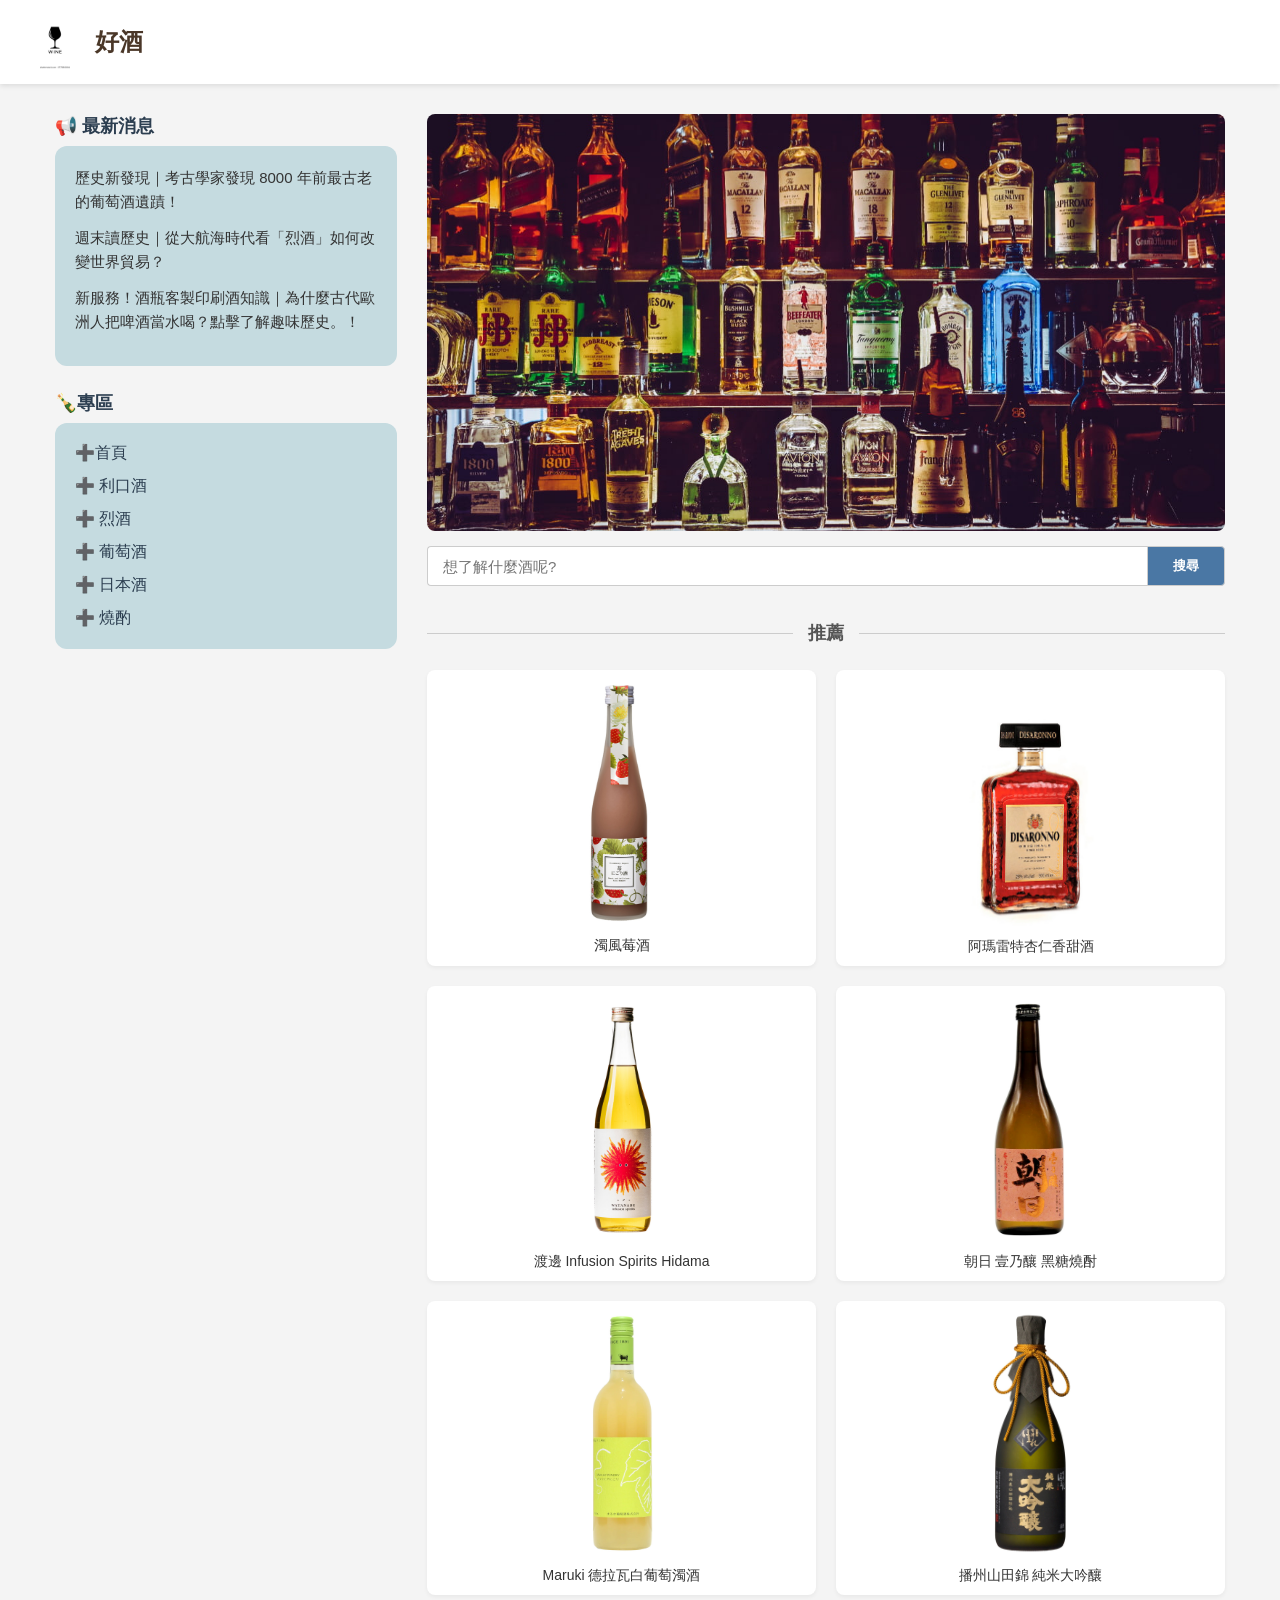
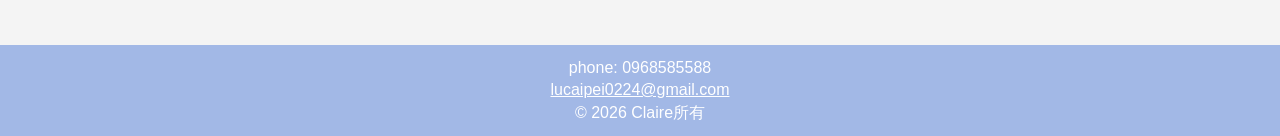
<file: index.html>
<!DOCTYPE html>
<html lang="en">
<head>
    <meta charset="UTF-8">
    <meta name="viewport" content="width=device-width, initial-scale=1.0">
    <title>酒的歷史</title>
    <link rel="stylesheet" href="style.css">
</head>
<body>
    <!-- 頂部導覽列 -->
    <header class="main-header">
        <div class="header-left">
            <!-- logo 圖片預留位置 -->
            <img src="photo/logo1.webp" alt="" class="logo-img">
            <span class="site-title">好酒</span>
        </div>
    </header>

    <!-- 主要內容區（分為左右兩大區） -->
    <main class="container">
        
        <!-- 左邊區域 -->
        <aside class="left-section">
            <!-- 最新消息 (參考 image_bad849.png 上半部) -->
            <section class="news-box">
                <h2 class="section-title">📢 最新消息</h2>
                <div class="content-block">
                    <p>歷史新發現｜考古學家發現 8000 年前最古老的葡萄酒遺蹟！</p>
                    <p>週末讀歷史｜從大航海時代看「烈酒」如何改變世界貿易？</p>
                    <p>新服務！酒瓶客製印刷酒知識｜為什麼古代歐洲人把啤酒當水喝？點擊了解趣味歷史。！</p>
                </div>
            </section>

            <!-- 商品專區 (參考 image_bad849.png 下半部與點選連結) -->
            <section class="products-box">
                <h2 class="section-title">🍾專區</h2>
                <div class="content-block links-list">
                    <a href="index.html">➕首頁</a>
                    <a href="Liqueur.html">➕ 利口酒</a>
                    <a href="Liquor.html">➕ 烈酒</a>
                    <a href="wine.html">➕ 葡萄酒</a>
                    <a href="Japanese sake.html">➕ 日本酒</a>
                    <a href="taiwan.html">➕ 燒酌</a>
                </div>
            </section>
        </aside>

        <!-- 右邊區域 -->
        <section class="right-section">
            <!-- 大圖區 -->
            <div class="main-banner">
                <img src="photo/body1.jpg" alt="" class="banner-img">
            </div>

            <!-- 搜尋列區塊 -->
            <div class="search-container">
                <input type="text" placeholder="想了解什麼酒呢?" class="search-input">
                <button type="button" class="search-btn">搜尋</button>
            </div>

            <!-- 推薦分隔線區區塊 -->
            <div class="recommend-divider">
                <span class="divider-text">推薦</span>
            </div>

            <!-- 3列*2行 商品展示區 (參考 image_b06e2c.png 的圖文排版) -->
            <div class="wine-grid">
                <!-- 第 1 個酒款 -->
                <div class="wine-card">
                    <img src="photo/利口酒2.jpg" alt="" class="wine-img">
                    <p class="wine-name">濁風莓酒</p>
                </div>
                <!-- 第 2 個酒款 (可依需求換圖) -->
                <div class="wine-card">
                    <img src="photo/阿瑪雷特.jpg" alt="" class="wine-img">
                    <p class="wine-name">阿瑪雷特杏仁香甜酒</p>
                </div>
                <!-- 第 3 個酒款 -->
                <div class="wine-card">
                    <img src="photo/渡邊 Infusion Spirits Hidama.jpg" alt="" class="wine-img">
                    <p class="wine-name">渡邊 Infusion Spirits Hidama</p>
                </div>
                <!-- 第 4 個酒款 -->
                <div class="wine-card">
                    <img src="photo/朝日 壹乃釀 黑糖燒酎.jpg" alt="" class="wine-img">
                    <p class="wine-name">朝日 壹乃釀 黑糖燒酎</p>
                </div>
                <!-- 第 5 個酒款 -->
                <div class="wine-card">
                    <img src="photo/葡萄酒1.jpg" alt="" class="wine-img">
                    <p class="wine-name">Maruki 德拉瓦白葡萄濁酒</p>
                </div>
                <!-- 第 6 個酒款 -->
                <div class="wine-card">
                    <img src="photo/播州山田錦 純米大吟.jpg" alt="" class="wine-img">
                    <p class="wine-name">播州山田錦 純米大吟釀</p>
                </div>
            </div>
        </section>

    </main>

    <!-- 最下面一區：頁尾 (涵蓋2個區域，底色與排版參考 image_b06e2c.png) -->
    <footer class="main-footer">
        <p>phone: 0968585588</p>
        <p><a href="lucaipei0224@gmail.com">lucaipei0224@gmail.com</a></p>
        <p>&copy; 2026 Claire所有</p>
    </footer>
</body>
</html>
</file>
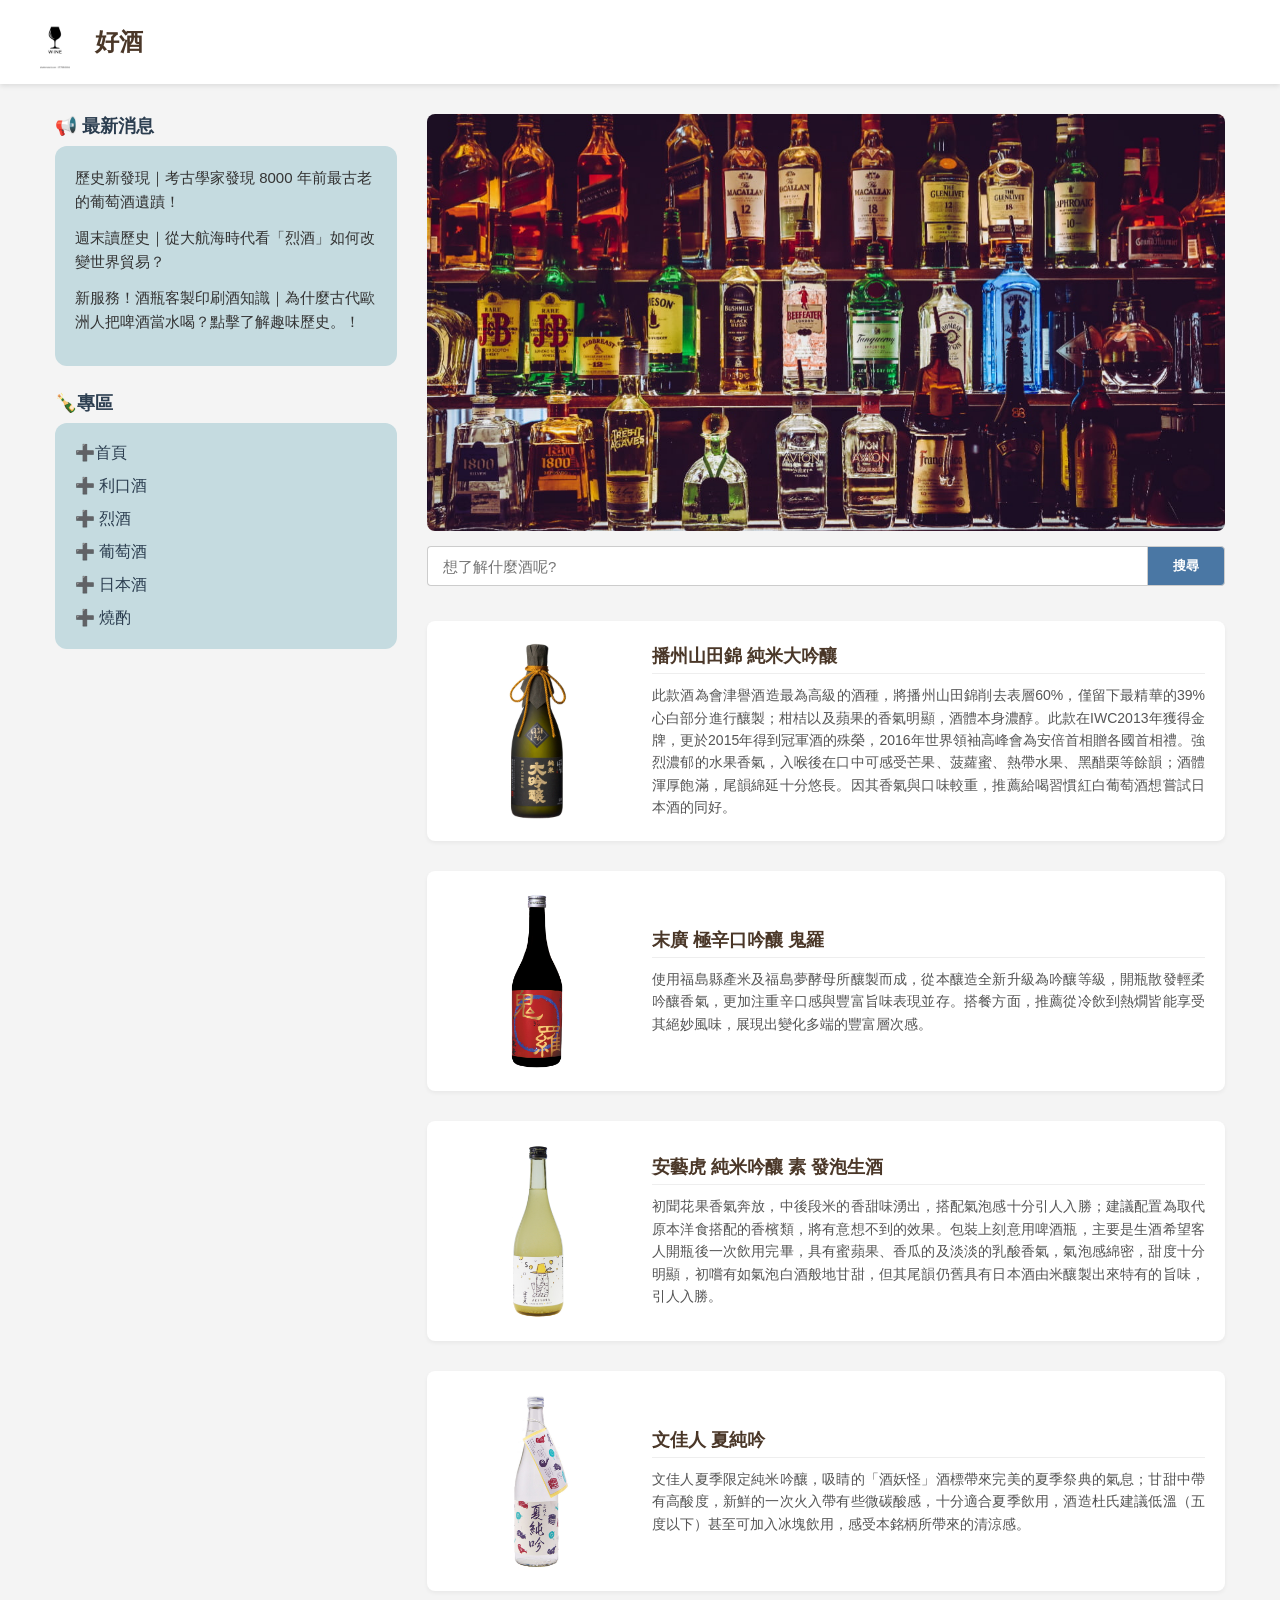
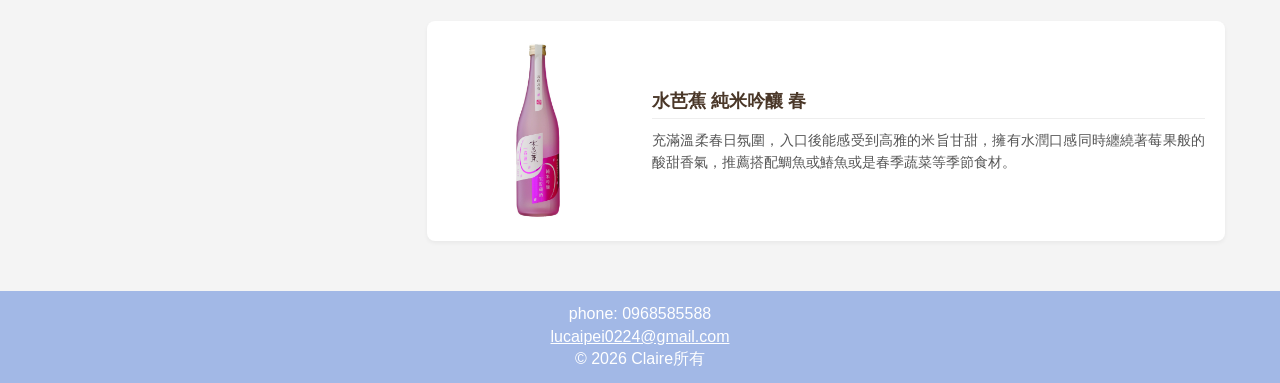
<file: JapaneseSake.html>
<!DOCTYPE html>
<html lang="en">
<head>
    <meta charset="UTF-8">
    <meta name="viewport" content="width=device-width, initial-scale=1.0">
    <title>Document</title>
    <link rel="stylesheet" href="style.css">
</head>
<body>
     <!-- 頂部導覽列 -->
    <header class="main-header">
        <div class="header-left">
            <!-- logo 圖片預留位置 -->
            <img src="photo/logo1.webp" alt="" class="logo-img">
            <span class="site-title">好酒</span>
        </div>
    </header>

    <!-- 主要內容區（分為左右兩大區） -->
    <main class="container">
        
        <!-- 左邊區域 -->
        <aside class="left-section">
            <!-- 最新消息 (參考 image_bad849.png 上半部) -->
            <section class="news-box">
                <h2 class="section-title">📢 最新消息</h2>
                <div class="content-block">
                    <p>歷史新發現｜考古學家發現 8000 年前最古老的葡萄酒遺蹟！</p>
                    <p>週末讀歷史｜從大航海時代看「烈酒」如何改變世界貿易？</p>
                    <p>新服務！酒瓶客製印刷酒知識｜為什麼古代歐洲人把啤酒當水喝？點擊了解趣味歷史。！</p>
                </div>
            </section>

            <!-- 商品專區 (參考 image_bad849.png 下半部與點選連結) -->
            <section class="products-box">
                <h2 class="section-title">🍾專區</h2>
                <div class="content-block links-list">
                    <a href="index.html">➕首頁</a>
                    <a href="Liqueur.html">➕ 利口酒</a>
                    <a href="Liquor.html">➕ 烈酒</a>
                    <a href="wine.html">➕ 葡萄酒</a>
                    <a href="Japanese sake.html">➕ 日本酒</a>
                    <a href="taiwan.html">➕ 燒酌</a>
                </div>
            </section>
        </aside>
         <!-- 右邊區域 -->
        <section class="right-section">
            <!-- 大圖區 -->
            <div class="main-banner">
                <img src="photo/body1.jpg" alt="" class="banner-img">
            </div>

            <!-- 搜尋列區塊 -->
            <div class="search-container">
                <input type="text" placeholder="想了解什麼酒呢?" class="search-input">
                <button type="button" class="search-btn">搜尋</button>
            </div>

            <div class="info-list-container">
                
                <div class="info-row-item">
                    <div class="info-img-box">
                        <img src="photo/播州山田錦 純米大吟.jpg" alt="">
                    </div>
                    <div class="info-text-box">
                        <h3>播州山田錦 純米大吟釀</h3>
                        <p>此款酒為會津譽酒造最為高級的酒種，將播州山田錦削去表層60%，僅留下最精華的39%心白部分進行釀製；柑桔以及蘋果的香氣明顯，酒體本身濃醇。此款在IWC2013年獲得金牌，更於2015年得到冠軍酒的殊榮，2016年世界領袖高峰會為安倍首相贈各國首相禮。強烈濃郁的水果香氣，入喉後在口中可感受芒果、菠蘿蜜、熱帶水果、黑醋栗等餘韻；酒體渾厚飽滿，尾韻綿延十分悠長。因其香氣與口味較重，推薦給喝習慣紅白葡萄酒想嘗試日本酒的同好。</p>
                    </div>
                </div>

                <div class="info-row-item">
                    <div class="info-img-box">
                        <img src="photo/末廣 極辛口吟釀 鬼羅.jpg" alt="">
                    </div>
                    <div class="info-text-box">
                        <h3>末廣 極辛口吟釀 鬼羅 </h3>
                        <p>使用福島縣產米及福島夢酵母所釀製而成，從本釀造全新升級為吟釀等級，開瓶散發輕柔吟釀香氣，更加注重辛口感與豐富旨味表現並存。搭餐方面，推薦從冷飲到熱燗皆能享受其絕妙風味，展現出變化多端的豐富層次感。</p>
                    </div>
                </div>

                <div class="info-row-item">
                    <div class="info-img-box">
                        <img src="photo/安藝虎 純米吟釀 素 發泡生酒.jpg" alt="">
                    </div>
                    <div class="info-text-box">
                        <h3>安藝虎 純米吟釀 素 發泡生酒 </h3>
                        <p>初聞花果香氣奔放，中後段米的香甜味湧出，搭配氣泡感十分引人入勝；建議配置為取代原本洋食搭配的香檳類，將有意想不到的效果。包裝上刻意用啤酒瓶，主要是生酒希望客人開瓶後一次飲用完畢，具有蜜蘋果、香瓜的及淡淡的乳酸香氣，氣泡感綿密，甜度十分明顯，初嚐有如氣泡白酒般地甘甜，但其尾韻仍舊具有日本酒由米釀製出來特有的旨味，引人入勝。</p>
                    </div>
                </div>

                <div class="info-row-item">
                    <div class="info-img-box">
                        <img src="photo/文佳人 夏純吟.jpg   " alt="">
                    </div>
                    <div class="info-text-box">
                        <h3>文佳人 夏純吟 </h3>
                        <p>文佳人夏季限定純米吟釀，吸睛的「酒妖怪」酒標帶來完美的夏季祭典的氣息；甘甜中帶有高酸度，新鮮的一次火入帶有些微碳酸感，十分適合夏季飲用，酒造杜氏建議低溫（五度以下）甚至可加入冰塊飲用，感受本銘柄所帶來的清涼感。</p>
                    </div>
                </div>

                <div class="info-row-item">
                    <div class="info-img-box">
                        <img src="photo/水芭蕉 純米吟釀 春.jpg" alt="">
                    </div>
                    <div class="info-text-box">
                        <h3>水芭蕉 純米吟釀 春 </h3>
                        <p>充滿溫柔春日氛圍，入口後能感受到高雅的米旨甘甜，擁有水潤口感同時纏繞著莓果般的酸甜香氣，推薦搭配鯛魚或鰆魚或是春季蔬菜等季節食材。</p>
                    </div>
                </div>

                </div>
        </section>
    </main>

    <!-- 最下面一區：頁尾 (涵蓋2個區域，底色與排版參考 image_b06e2c.png) -->
    <footer class="main-footer">
        <p>phone: 0968585588</p>
        <p><a href="lucaipei0224@gmail.com">lucaipei0224@gmail.com</a></p>
        <p>&copy; 2026 Claire所有</p>
    </footer>
</body>
</html>
</file>
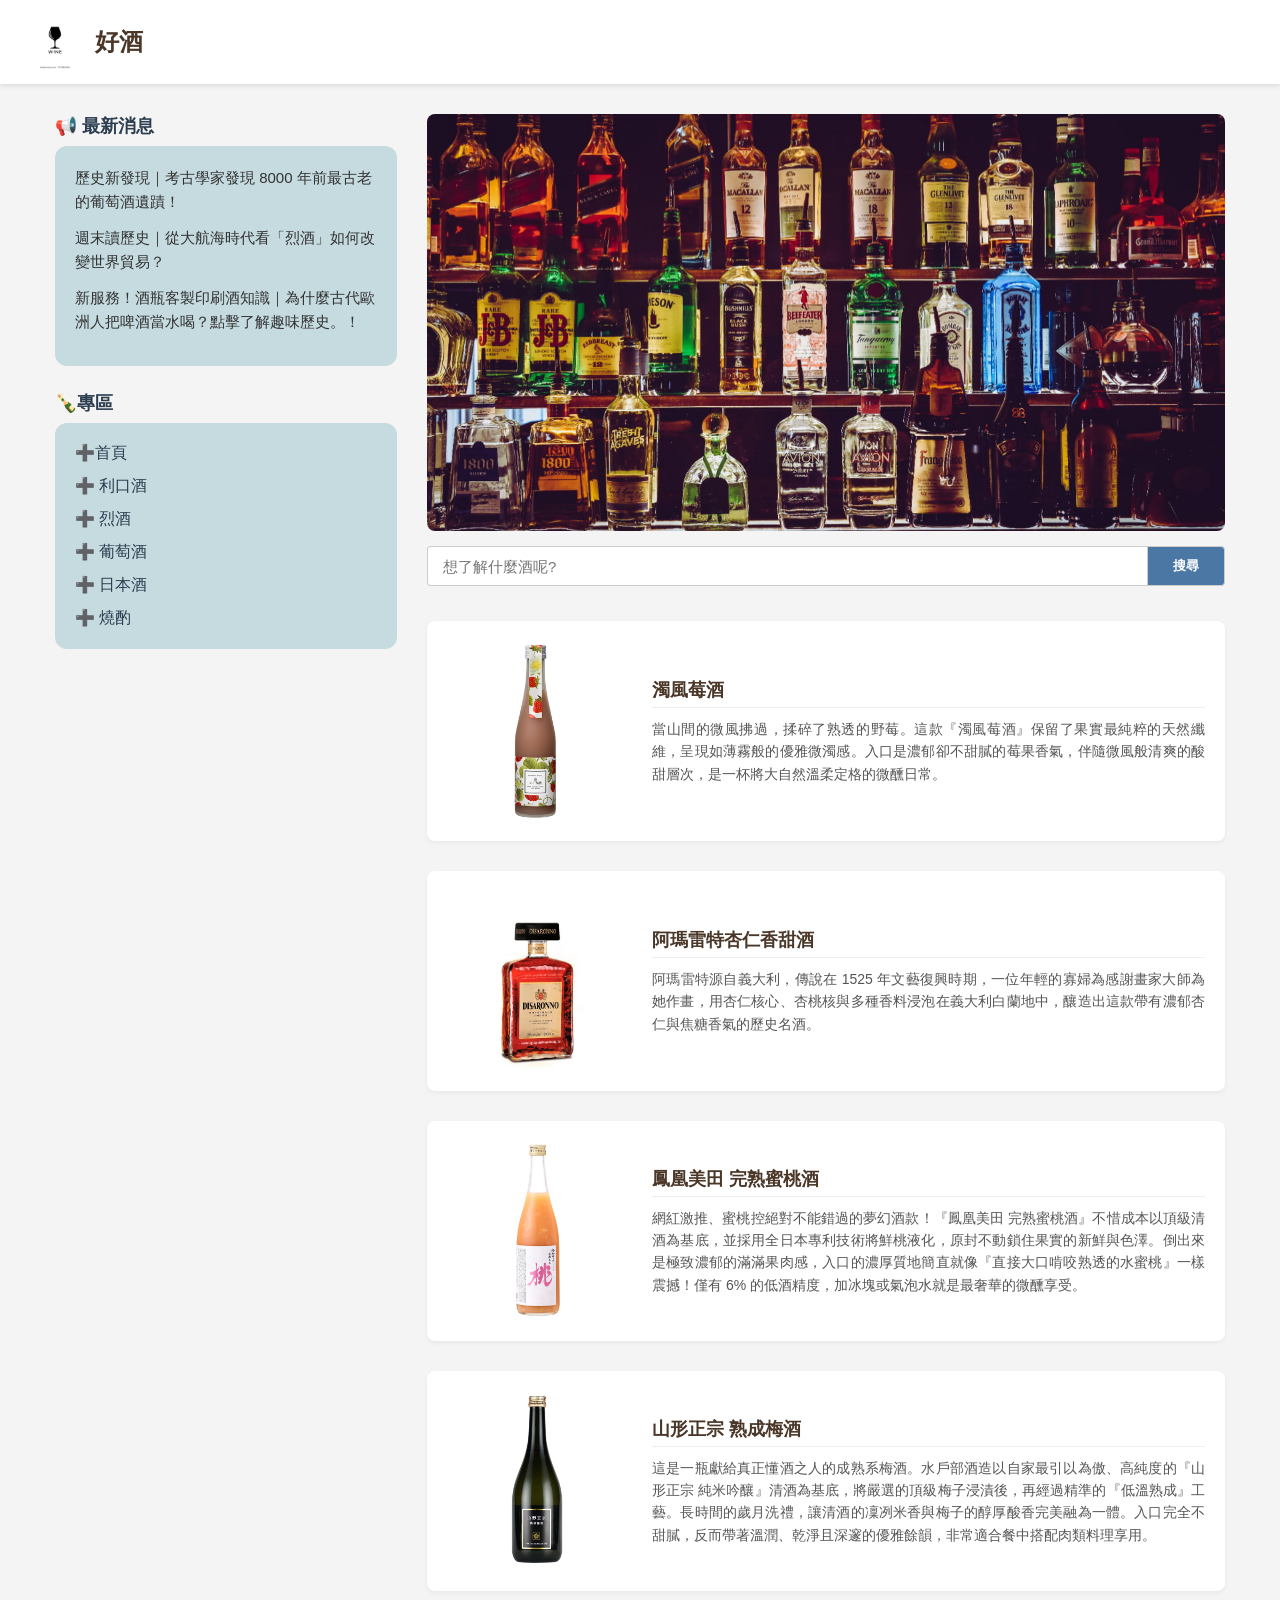
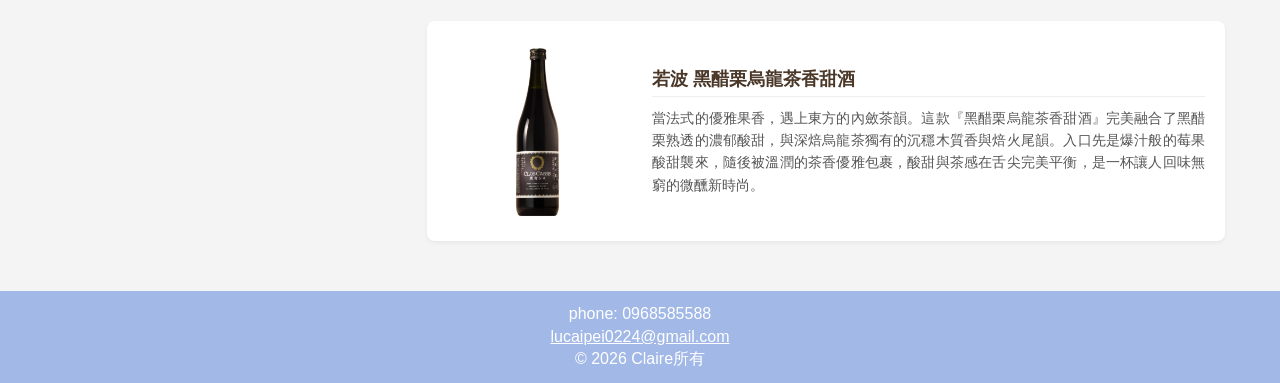
<file: Liqueur.html>
<!DOCTYPE html>
<html lang="en">
<head>
    <meta charset="UTF-8">
    <meta name="viewport" content="width=device-width, initial-scale=1.0">
    <title>Document</title>
    <link rel="stylesheet" href="style.css">
</head>
<body>
     <!-- 頂部導覽列 -->
    <header class="main-header">
        <div class="header-left">
            <!-- logo 圖片預留位置 -->
            <img src="photo/logo1.webp" alt="" class="logo-img">
            <span class="site-title">好酒</span>
        </div>
    </header>

    <!-- 主要內容區（分為左右兩大區） -->
    <main class="container">
        
        <!-- 左邊區域 -->
        <aside class="left-section">
            <!-- 最新消息 (參考 image_bad849.png 上半部) -->
            <section class="news-box">
                <h2 class="section-title">📢 最新消息</h2>
                <div class="content-block">
                    <p>歷史新發現｜考古學家發現 8000 年前最古老的葡萄酒遺蹟！</p>
                    <p>週末讀歷史｜從大航海時代看「烈酒」如何改變世界貿易？</p>
                    <p>新服務！酒瓶客製印刷酒知識｜為什麼古代歐洲人把啤酒當水喝？點擊了解趣味歷史。！</p>
                </div>
            </section>

            <!-- 商品專區 (參考 image_bad849.png 下半部與點選連結) -->
            <section class="products-box">
                <h2 class="section-title">🍾專區</h2>
                <div class="content-block links-list">
                    <a href="index.html">➕首頁</a>
                    <a href="Liqueur.html">➕ 利口酒</a>
                    <a href="Liquor.html">➕ 烈酒</a>
                    <a href="wine.html">➕ 葡萄酒</a>
                    <a href="Japanese sake.html">➕ 日本酒</a>
                    <a href="taiwan.html">➕ 燒酌</a>
                </div>
            </section>
        </aside>
         <!-- 右邊區域 -->
        <section class="right-section">
            <!-- 大圖區 -->
            <div class="main-banner">
                <img src="photo/body1.jpg" alt="" class="banner-img">
            </div>

            <!-- 搜尋列區塊 -->
            <div class="search-container">
                <input type="text" placeholder="想了解什麼酒呢?" class="search-input">
                <button type="button" class="search-btn">搜尋</button>
            </div>

            <div class="info-list-container">
                
                <div class="info-row-item">
                    <div class="info-img-box">
                        <img src="photo/利口酒2.jpg" alt="">
                    </div>
                    <div class="info-text-box">
                        <h3>濁風莓酒</h3>
                        <p>當山間的微風拂過，揉碎了熟透的野莓。這款『濁風莓酒』保留了果實最純粹的天然纖維，呈現如薄霧般的優雅微濁感。入口是濃郁卻不甜膩的莓果香氣，伴隨微風般清爽的酸甜層次，是一杯將大自然溫柔定格的微醺日常。</p>
                    </div>
                </div>

                <div class="info-row-item">
                    <div class="info-img-box">
                        <img src="photo/阿瑪雷特.jpg" alt="">
                    </div>
                    <div class="info-text-box">
                        <h3>阿瑪雷特杏仁香甜酒 </h3>
                        <p>阿瑪雷特源自義大利，傳說在 1525 年文藝復興時期，一位年輕的寡婦為感謝畫家大師為她作畫，用杏仁核心、杏桃核與多種香料浸泡在義大利白蘭地中，釀造出這款帶有濃郁杏仁與焦糖香氣的歷史名酒。</p>
                    </div>
                </div>

                <div class="info-row-item">
                    <div class="info-img-box">
                        <img src="photo/完熟蜜桃酒.jpg" alt="">
                    </div>
                    <div class="info-text-box">
                        <h3>鳳凰美田 完熟蜜桃酒 </h3>
                        <p>網紅激推、蜜桃控絕對不能錯過的夢幻酒款！『鳳凰美田 完熟蜜桃酒』不惜成本以頂級清酒為基底，並採用全日本專利技術將鮮桃液化，原封不動鎖住果實的新鮮與色澤。倒出來是極致濃郁的滿滿果肉感，入口的濃厚質地簡直就像『直接大口啃咬熟透的水蜜桃』一樣震撼！僅有 6% 的低酒精度，加冰塊或氣泡水就是最奢華的微醺享受。</p>
                    </div>
                </div>

                <div class="info-row-item">
                    <div class="info-img-box">
                        <img src="photo/山行正宗 熟成梅酒.jpg" alt="">
                    </div>
                    <div class="info-text-box">
                        <h3>山形正宗 熟成梅酒 </h3>
                        <p>這是一瓶獻給真正懂酒之人的成熟系梅酒。水戶部酒造以自家最引以為傲、高純度的『山形正宗 純米吟釀』清酒為基底，將嚴選的頂級梅子浸漬後，再經過精準的『低溫熟成』工藝。長時間的歲月洗禮，讓清酒的凜冽米香與梅子的醇厚酸香完美融為一體。入口完全不甜膩，反而帶著溫潤、乾淨且深邃的優雅餘韻，非常適合餐中搭配肉類料理享用。</p>
                    </div>
                </div>

                <div class="info-row-item">
                    <div class="info-img-box">
                        <img src="photo/黑醋栗烏龍茶香甜酒.jpg" alt="">
                    </div>
                    <div class="info-text-box">
                        <h3>若波 黑醋栗烏龍茶香甜酒 </h3>
                        <p>當法式的優雅果香，遇上東方的內斂茶韻。這款『黑醋栗烏龍茶香甜酒』完美融合了黑醋栗熟透的濃郁酸甜，與深焙烏龍茶獨有的沉穩木質香與焙火尾韻。入口先是爆汁般的莓果酸甜襲來，隨後被溫潤的茶香優雅包裹，酸甜與茶感在舌尖完美平衡，是一杯讓人回味無窮的微醺新時尚。</p>
                    </div>
                </div>

                </div>
        </section>
    </main>

    <!-- 最下面一區：頁尾 (涵蓋2個區域，底色與排版參考 image_b06e2c.png) -->
    <footer class="main-footer">
        <p>phone: 0968585588</p>
        <p><a href="lucaipei0224@gmail.com">lucaipei0224@gmail.com</a></p>
        <p>&copy; 2026 Claire所有</p>
    </footer>
</body>
</html>
</file>
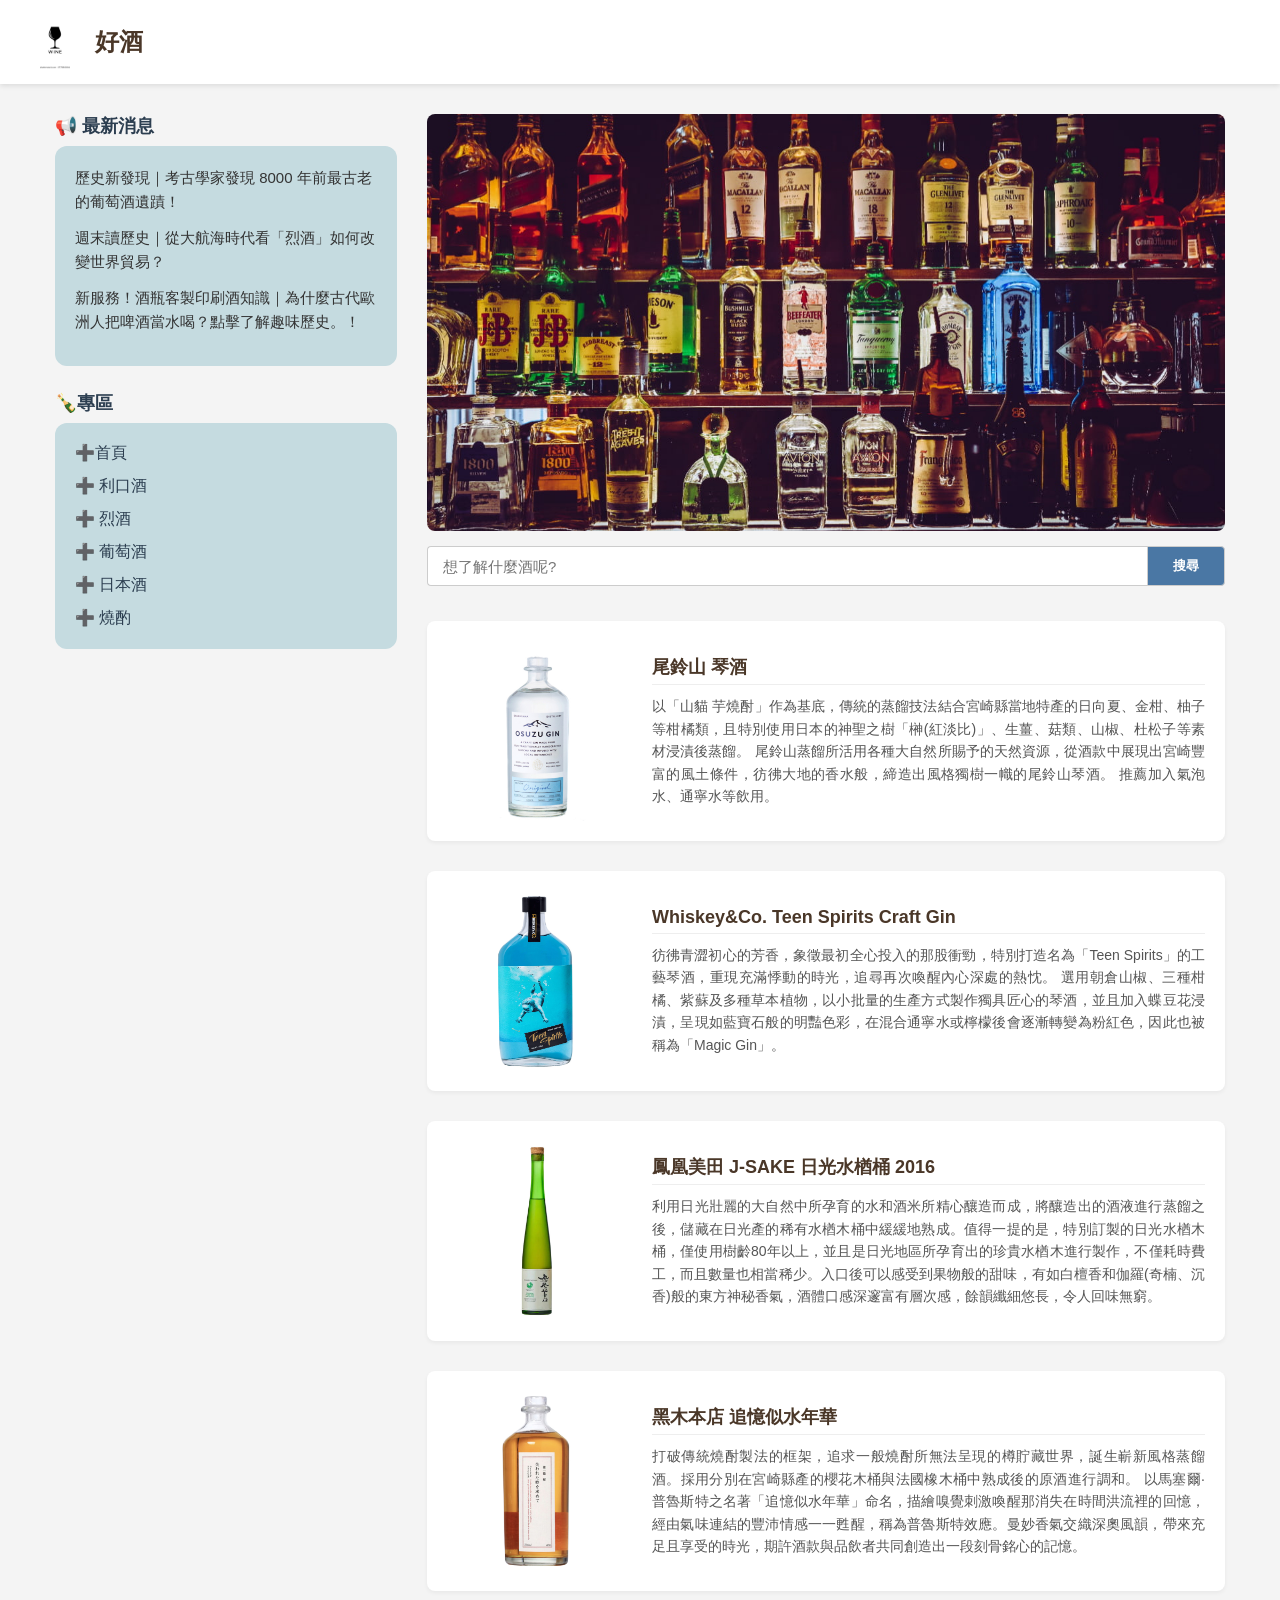
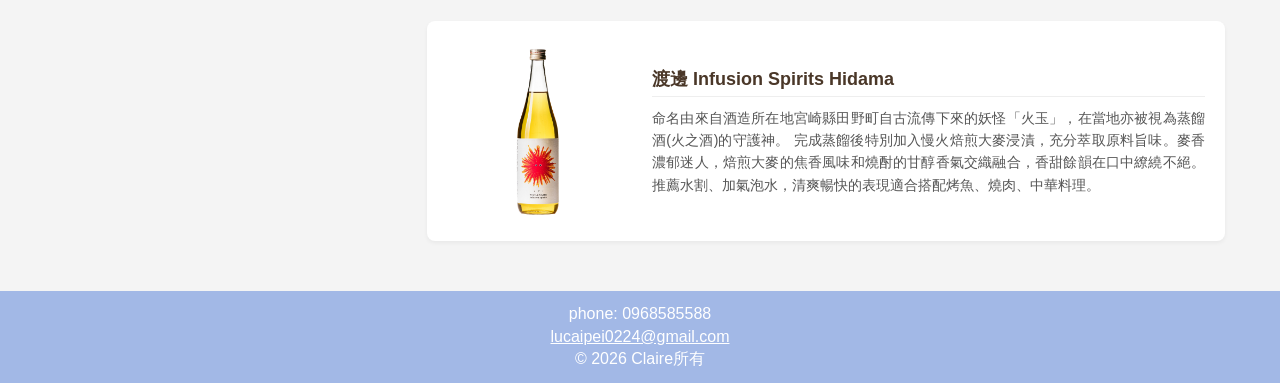
<file: Liquor.html>
<!DOCTYPE html>
<html lang="en">
<head>
    <meta charset="UTF-8">
    <meta name="viewport" content="width=device-width, initial-scale=1.0">
    <title>Document</title>
    <link rel="stylesheet" href="style.css">
</head>
<body>
     <!-- 頂部導覽列 -->
    <header class="main-header">
        <div class="header-left">
            <!-- logo 圖片預留位置 -->
            <img src="photo/logo1.webp" alt="" class="logo-img">
            <span class="site-title">好酒</span>
        </div>
    </header>

    <!-- 主要內容區（分為左右兩大區） -->
    <main class="container">
        
        <!-- 左邊區域 -->
        <aside class="left-section">
            <!-- 最新消息 (參考 image_bad849.png 上半部) -->
            <section class="news-box">
                <h2 class="section-title">📢 最新消息</h2>
                <div class="content-block">
                    <p>歷史新發現｜考古學家發現 8000 年前最古老的葡萄酒遺蹟！</p>
                    <p>週末讀歷史｜從大航海時代看「烈酒」如何改變世界貿易？</p>
                    <p>新服務！酒瓶客製印刷酒知識｜為什麼古代歐洲人把啤酒當水喝？點擊了解趣味歷史。！</p>
                </div>
            </section>

            <!-- 商品專區 (參考 image_bad849.png 下半部與點選連結) -->
            <section class="products-box">
                <h2 class="section-title">🍾專區</h2>
                <div class="content-block links-list">
                    <a href="index.html">➕首頁</a>
                    <a href="Liqueur.html">➕ 利口酒</a>
                    <a href="Liquor.html">➕ 烈酒</a>
                    <a href="wine.html">➕ 葡萄酒</a>
                    <a href="Japanese sake.html">➕ 日本酒</a>
                    <a href="taiwan.html">➕ 燒酌</a>
                </div>
            </section>
        </aside>
         <!-- 右邊區域 -->
        <section class="right-section">
            <!-- 大圖區 -->
            <div class="main-banner">
                <img src="photo/body1.jpg" alt="" class="banner-img">
            </div>

            <!-- 搜尋列區塊 -->
            <div class="search-container">
                <input type="text" placeholder="想了解什麼酒呢?" class="search-input">
                <button type="button" class="search-btn">搜尋</button>
            </div>

            <div class="info-list-container">
                
                <div class="info-row-item">
                    <div class="info-img-box">
                        <img src="photo/尾鈴山 琴酒.jpg" alt="">
                    </div>
                    <div class="info-text-box">
                        <h3>尾鈴山 琴酒</h3>
                        <p>以「山貓 芋燒酎」作為基底，傳統的蒸餾技法結合宮崎縣當地特產的日向夏、金柑、柚子等柑橘類，且特別使用日本的神聖之樹「榊(紅淡比)」、生薑、菇類、山椒、杜松子等素材浸漬後蒸餾。
                           尾鈴山蒸餾所活用各種大自然所賜予的天然資源，從酒款中展現出宮崎豐富的風土條件，彷彿大地的香水般，締造出風格獨樹一幟的尾鈴山琴酒。
                           推薦加入氣泡水、通寧水等飲用。</p>
                    </div>
                </div>

                <div class="info-row-item">
                    <div class="info-img-box">
                        <img src="photo/Teen Spirits Craft Gin.jpg" alt="">
                    </div>
                    <div class="info-text-box">
                        <h3> Whiskey&Co. Teen Spirits Craft Gin </h3>
                        <p>彷彿青澀初心的芳香，象徵最初全心投入的那股衝勁，特別打造名為「Teen Spirits」的工藝琴酒，重現充滿悸動的時光，追尋再次喚醒內心深處的熱忱。
選用朝倉山椒、三種柑橘、紫蘇及多種草本植物，以小批量的生產方式製作獨具匠心的琴酒，並且加入蝶豆花浸漬，呈現如藍寶石般的明豔色彩，在混合通寧水或檸檬後會逐漸轉變為粉紅色，因此也被稱為「Magic Gin」。</p>
                    </div>
                </div>

                <div class="info-row-item">
                    <div class="info-img-box">
                        <img src="photo/鳳凰美田 J-SAKE 日光水楢桶2016.jpg" alt="">
                    </div>
                    <div class="info-text-box">
                        <h3>鳳凰美田 J-SAKE 日光水楢桶 2016 </h3>
                        <p>利用日光壯麗的大自然中所孕育的水和酒米所精心釀造而成，將釀造出的酒液進行蒸餾之後，儲藏在日光產的稀有水楢木桶中緩緩地熟成。值得一提的是，特別訂製的日光水楢木桶，僅使用樹齡80年以上，並且是日光地區所孕育出的珍貴水楢木進行製作，不僅耗時費工，而且數量也相當稀少。入口後可以感受到果物般的甜味，有如白檀香和伽羅(奇楠、沉香)般的東方神秘香氣，酒體口感深邃富有層次感，餘韻纖細悠長，令人回味無窮。</p>
                    </div>
                </div>

                <div class="info-row-item">
                    <div class="info-img-box">
                        <img src="photo/黑木本店 追憶似水年華.jpg" alt="">
                    </div>
                    <div class="info-text-box">
                        <h3>黑木本店 追憶似水年華 </h3>
                        <p>打破傳統燒酎製法的框架，追求一般燒酎所無法呈現的樽貯藏世界，誕生嶄新風格蒸餾酒。採用分別在宮崎縣產的櫻花木桶與法國橡木桶中熟成後的原酒進行調和。
以馬塞爾·普魯斯特之名著「追憶似水年華」命名，描繪嗅覺刺激喚醒那消失在時間洪流裡的回憶，經由氣味連結的豐沛情感一一甦醒，稱為普魯斯特效應。曼妙香氣交織深奧風韻，帶來充足且享受的時光，期許酒款與品飲者共同創造出一段刻骨銘心的記憶。</p>
                    </div>
                </div>

                <div class="info-row-item">
                    <div class="info-img-box">
                        <img src="photo/渡邊 Infusion Spirits Hidama.jpg" alt="">
                    </div>
                    <div class="info-text-box">
                        <h3>渡邊 Infusion Spirits Hidama </h3>
                        <p>命名由來自酒造所在地宮崎縣田野町自古流傳下來的妖怪「火玉」，在當地亦被視為蒸餾酒(火之酒)的守護神。
完成蒸餾後特別加入慢火焙煎大麥浸漬，充分萃取原料旨味。麥香濃郁迷人，焙煎大麥的焦香風味和燒酎的甘醇香氣交織融合，香甜餘韻在口中繚繞不絕。推薦水割、加氣泡水，清爽暢快的表現適合搭配烤魚、燒肉、中華料理。</p>
                    </div>
                </div>

                </div>
        </section>
    </main>

    <!-- 最下面一區：頁尾 (涵蓋2個區域，底色與排版參考 image_b06e2c.png) -->
    <footer class="main-footer">
        <p>phone: 0968585588</p>
        <p><a href="lucaipei0224@gmail.com">lucaipei0224@gmail.com</a></p>
        <p>&copy; 2026 Claire所有</p>
    </footer>
</body>
</html>
</file>
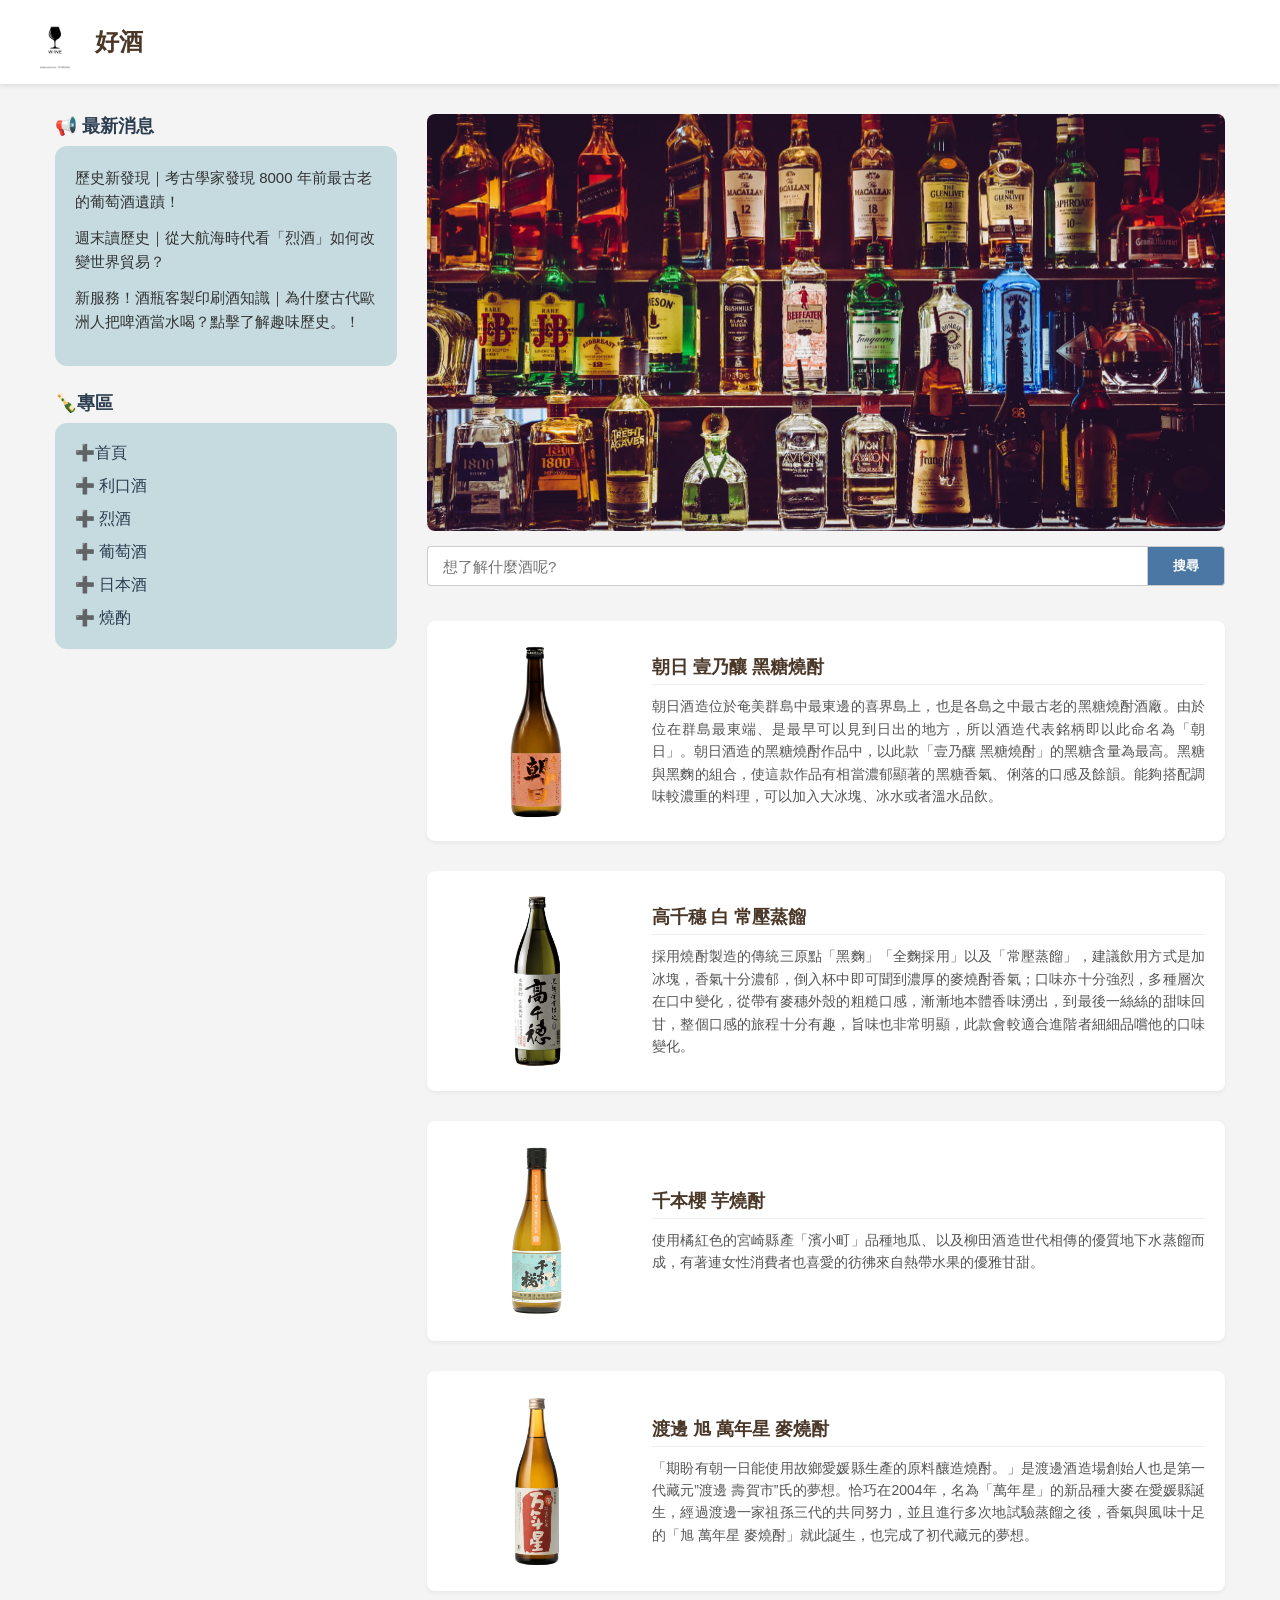
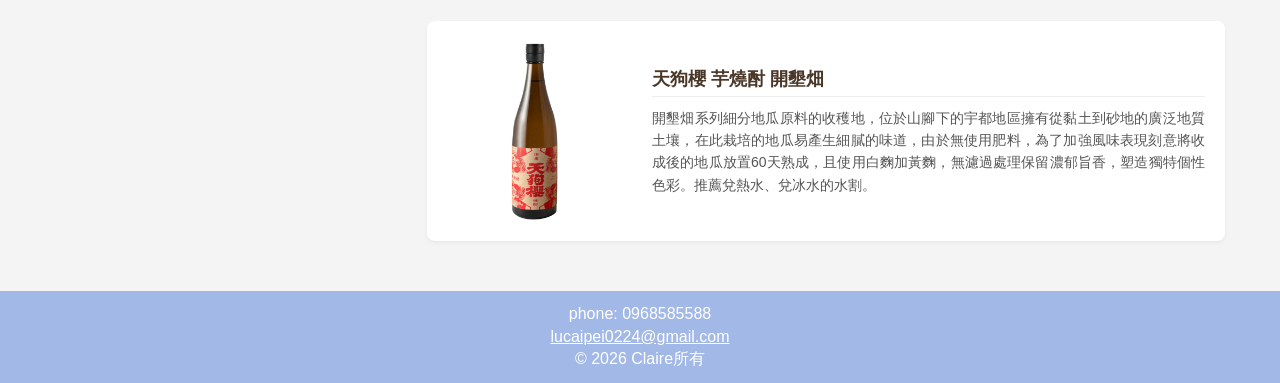
<file: taiwan.html>
<!DOCTYPE html>
<html lang="en">
<head>
    <meta charset="UTF-8">
    <meta name="viewport" content="width=device-width, initial-scale=1.0">
    <title>Document</title>
    <link rel="stylesheet" href="style.css">
</head>
<body>
     <!-- 頂部導覽列 -->
    <header class="main-header">
        <div class="header-left">
            <!-- logo 圖片預留位置 -->
            <img src="photo/logo1.webp" alt="" class="logo-img">
            <span class="site-title">好酒</span>
        </div>
    </header>

    <!-- 主要內容區（分為左右兩大區） -->
    <main class="container">
        
        <!-- 左邊區域 -->
        <aside class="left-section">
            <!-- 最新消息 (參考 image_bad849.png 上半部) -->
            <section class="news-box">
                <h2 class="section-title">📢 最新消息</h2>
                <div class="content-block">
                    <p>歷史新發現｜考古學家發現 8000 年前最古老的葡萄酒遺蹟！</p>
                    <p>週末讀歷史｜從大航海時代看「烈酒」如何改變世界貿易？</p>
                    <p>新服務！酒瓶客製印刷酒知識｜為什麼古代歐洲人把啤酒當水喝？點擊了解趣味歷史。！</p>
                </div>
            </section>

            <!-- 商品專區 (參考 image_bad849.png 下半部與點選連結) -->
            <section class="products-box">
                <h2 class="section-title">🍾專區</h2>
                <div class="content-block links-list">
                    <a href="index.html">➕首頁</a>
                    <a href="Liqueur.html">➕ 利口酒</a>
                    <a href="Liquor.html">➕ 烈酒</a>
                    <a href="wine.html">➕ 葡萄酒</a>
                    <a href="Japanese sake.html">➕ 日本酒</a>
                    <a href="taiwan.html">➕ 燒酌</a>
                </div>
            </section>
        </aside>
         <!-- 右邊區域 -->
        <section class="right-section">
            <!-- 大圖區 -->
            <div class="main-banner">
                <img src="photo/body1.jpg" alt="" class="banner-img">
            </div>

            <!-- 搜尋列區塊 -->
            <div class="search-container">
                <input type="text" placeholder="想了解什麼酒呢?" class="search-input">
                <button type="button" class="search-btn">搜尋</button>
            </div>
            
            <div class="info-list-container">
                
                <div class="info-row-item">
                    <div class="info-img-box">
                        <img src="photo/朝日 壹乃釀 黑糖燒酎.jpg" alt="">
                    </div>
                    <div class="info-text-box">
                        <h3>朝日 壹乃釀 黑糖燒酎</h3>
                        <p>朝日酒造位於奄美群島中最東邊的喜界島上，也是各島之中最古老的黑糖燒酎酒廠。由於位在群島最東端、是最早可以見到日出的地方，所以酒造代表銘柄即以此命名為「朝日」。朝日酒造的黑糖燒酎作品中，以此款「壹乃釀 黑糖燒酎」的黑糖含量為最高。黑糖與黑麴的組合，使這款作品有相當濃郁顯著的黑糖香氣、俐落的口感及餘韻。能夠搭配調味較濃重的料理，可以加入大冰塊、冰水或者溫水品飲。</p>
                    </div>
                </div>

                <div class="info-row-item">
                    <div class="info-img-box">
                        <img src="photo/高千穗 白 常壓蒸餾.jpg" alt="">
                    </div>
                    <div class="info-text-box">
                        <h3>高千穗 白 常壓蒸餾 </h3>
                        <p>採用燒酎製造的傳統三原點「黑麴」「全麴採用」以及「常壓蒸餾」，建議飲用方式是加冰塊，香氣十分濃郁，倒入杯中即可聞到濃厚的麥燒酎香氣；口味亦十分強烈，多種層次在口中變化，從帶有麥穗外殼的粗糙口感，漸漸地本體香味湧出，到最後一絲絲的甜味回甘，整個口感的旅程十分有趣，旨味也非常明顯，此款會較適合進階者細細品嚐他的口味變化。</p>
                    </div>
                </div>

                <div class="info-row-item">
                    <div class="info-img-box">
                        <img src="photo/千本櫻 芋燒酎.jpg" alt="">
                    </div>
                    <div class="info-text-box">
                        <h3>千本櫻 芋燒酎 </h3>
                        <p>使用橘紅色的宮崎縣產「濱小町」品種地瓜、以及柳田酒造世代相傳的優質地下水蒸餾而成，有著連女性消費者也喜愛的彷彿來自熱帶水果的優雅甘甜。</p>
                    </div>
                </div>

                <div class="info-row-item">
                    <div class="info-img-box">
                        <img src="photo/渡邊 旭 萬年星 麥燒酎.jpg" alt="">
                    </div>
                    <div class="info-text-box">
                        <h3>渡邊 旭 萬年星 麥燒酎 </h3>
                        <p>「期盼有朝一日能使用故鄉愛媛縣生產的原料釀造燒酎。」是渡邊酒造場創始人也是第一代藏元”渡邊 壽賀市”氏的夢想。恰巧在2004年，名為「萬年星」的新品種大麥在愛媛縣誕生，經過渡邊一家祖孫三代的共同努力，並且進行多次地試驗蒸餾之後，香氣與風味十足的「旭 萬年星 麥燒酎」就此誕生，也完成了初代藏元的夢想。</p>
                    </div>
                </div>

                <div class="info-row-item">
                    <div class="info-img-box">
                        <img src="photo/天狗櫻 芋燒酎 開墾畑.jpg" alt="">
                    </div>
                    <div class="info-text-box">
                        <h3>天狗櫻 芋燒酎 開墾畑 </h3>
                        <p>開墾畑系列細分地瓜原料的收穫地，位於山腳下的宇都地區擁有從黏土到砂地的廣泛地質土壤，在此栽培的地瓜易產生細膩的味道，由於無使用肥料，為了加強風味表現刻意將收成後的地瓜放置60天熟成，且使用白麴加黃麴，無濾過處理保留濃郁旨香，塑造獨特個性色彩。推薦兌熱水、兌冰水的水割。</p>
                    </div>
                </div>

                </div>
        </section>
    </main>

    <!-- 最下面一區：頁尾 (涵蓋2個區域，底色與排版參考 image_b06e2c.png) -->
    <footer class="main-footer">
        <p>phone: 0968585588</p>
        <p><a href="lucaipei0224@gmail.com">lucaipei0224@gmail.com</a></p>
        <p>&copy; 2026 Claire所有</p>
    </footer>
</body>
</html>
</file>
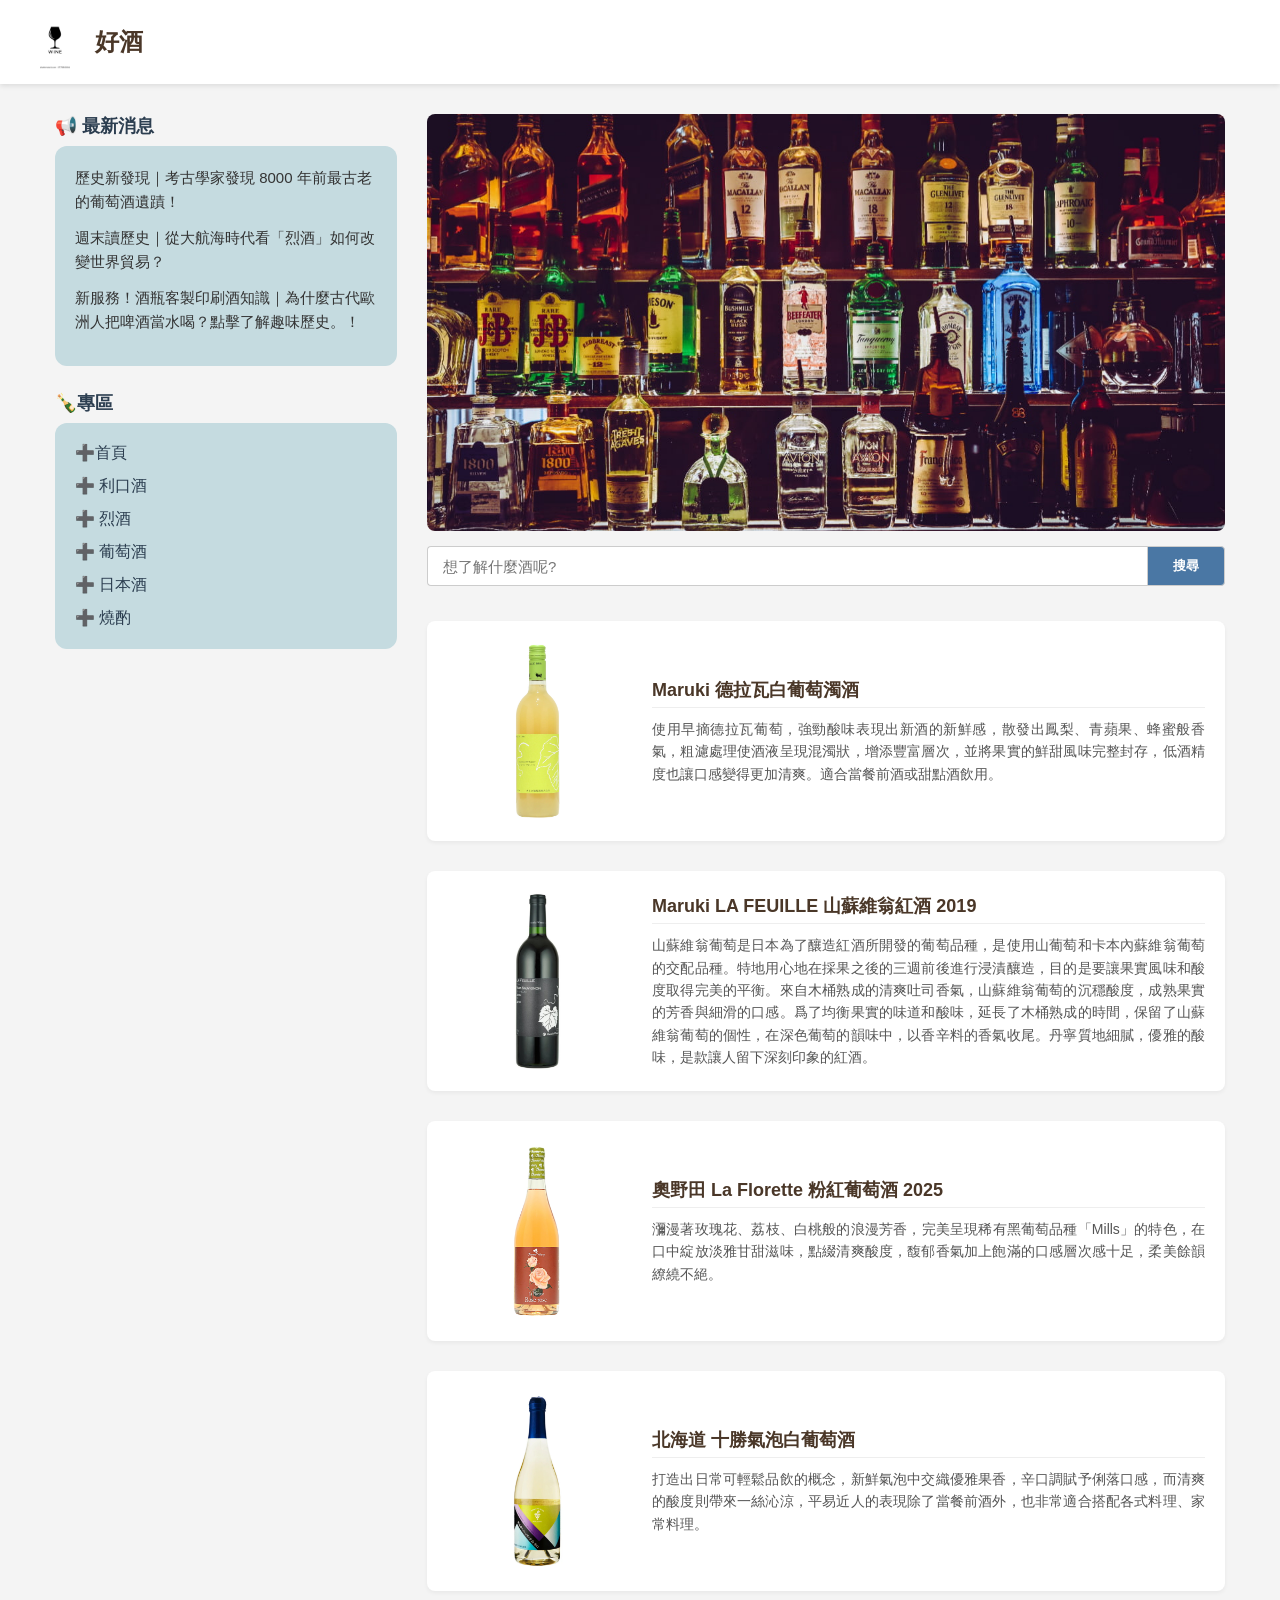
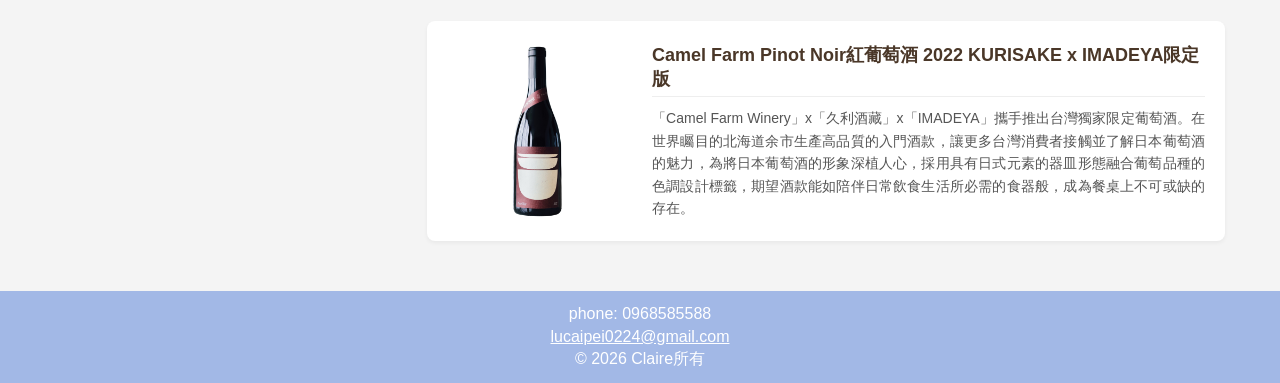
<file: wine.html>
<!DOCTYPE html>
<html lang="en">
<head>
    <meta charset="UTF-8">
    <meta name="viewport" content="width=device-width, initial-scale=1.0">
    <title>Document</title>
    <link rel="stylesheet" href="style.css">
</head>
<body>
     <!-- 頂部導覽列 -->
    <header class="main-header">
        <div class="header-left">
            <!-- logo 圖片預留位置 -->
            <img src="photo/logo1.webp" alt="" class="logo-img">
            <span class="site-title">好酒</span>
        </div>
    </header>

    <!-- 主要內容區（分為左右兩大區） -->
    <main class="container">
        
        <!-- 左邊區域 -->
        <aside class="left-section">
            <!-- 最新消息 (參考 image_bad849.png 上半部) -->
            <section class="news-box">
                <h2 class="section-title">📢 最新消息</h2>
                <div class="content-block">
                    <p>歷史新發現｜考古學家發現 8000 年前最古老的葡萄酒遺蹟！</p>
                    <p>週末讀歷史｜從大航海時代看「烈酒」如何改變世界貿易？</p>
                    <p>新服務！酒瓶客製印刷酒知識｜為什麼古代歐洲人把啤酒當水喝？點擊了解趣味歷史。！</p>
                </div>
            </section>

            <!-- 商品專區 (參考 image_bad849.png 下半部與點選連結) -->
            <section class="products-box">
                <h2 class="section-title">🍾專區</h2>
                <div class="content-block links-list">
                    <a href="index.html">➕首頁</a>
                    <a href="Liqueur.html">➕ 利口酒</a>
                    <a href="Liquor.html">➕ 烈酒</a>
                    <a href="wine.html">➕ 葡萄酒</a>
                    <a href="Japanese sake.html">➕ 日本酒</a>
                    <a href="taiwan.html">➕ 燒酌</a>
                </div>
            </section>
        </aside>
         <!-- 右邊區域 -->
        <section class="right-section">
            <!-- 大圖區 -->
            <div class="main-banner">
                <img src="photo/body1.jpg" alt="" class="banner-img">
            </div>

            <!-- 搜尋列區塊 -->
            <div class="search-container">
                <input type="text" placeholder="想了解什麼酒呢?" class="search-input">
                <button type="button" class="search-btn">搜尋</button>
            </div>

            <div class="info-list-container">
                
                <div class="info-row-item">
                    <div class="info-img-box">
                        <img src="photo/Maruki 德拉瓦白葡萄濁酒.jpg" alt="">
                    </div>
                    <div class="info-text-box">
                        <h3>Maruki 德拉瓦白葡萄濁酒</h3>
                        <p>使用早摘德拉瓦葡萄，強勁酸味表現出新酒的新鮮感，散發出鳳梨、青蘋果、蜂蜜般香氣，粗濾處理使酒液呈現混濁狀，增添豐富層次，並將果實的鮮甜風味完整封存，低酒精度也讓口感變得更加清爽。適合當餐前酒或甜點酒飲用。</p>
                    </div>
                </div>

                <div class="info-row-item">
                    <div class="info-img-box">
                        <img src="photo/Maruki LA FEUILLE 山蘇維翁紅酒 2019.jpg" alt="">
                    </div>
                    <div class="info-text-box">
                        <h3>Maruki LA FEUILLE 山蘇維翁紅酒 2019 </h3>
                        <p>山蘇維翁葡萄是日本為了釀造紅酒所開發的葡萄品種，是使用山葡萄和卡本內蘇維翁葡萄的交配品種。特地用心地在採果之後的三週前後進行浸漬釀造，目的是要讓果實風味和酸度取得完美的平衡。來自木桶熟成的清爽吐司香氣，山蘇維翁葡萄的沉穩酸度，成熟果實的芳香與細滑的口感。爲了均衡果實的味道和酸味，延長了木桶熟成的時間，保留了山蘇維翁葡萄的個性，在深色葡萄的韻味中，以香辛料的香氣收尾。丹寧質地細膩，優雅的酸味，是款讓人留下深刻印象的紅酒。</p>
                    </div>
                </div>

                <div class="info-row-item">
                    <div class="info-img-box">
                        <img src="photo/奧野田 La Florette 粉紅葡萄酒 2025.jpg" alt="">
                    </div>
                    <div class="info-text-box">
                        <h3>奧野田 La Florette 粉紅葡萄酒 2025 </h3>
                        <p>瀰漫著玫瑰花、荔枝、白桃般的浪漫芳香，完美呈現稀有黑葡萄品種「Mills」的特色，在口中綻放淡雅甘甜滋味，點綴清爽酸度，馥郁香氣加上飽滿的口感層次感十足，柔美餘韻繚繞不絕。</p>
                    </div>
                </div>

                <div class="info-row-item">
                    <div class="info-img-box">
                        <img src="photo/北海道 十勝氣泡白葡萄酒.jpg" alt="">
                    </div>
                    <div class="info-text-box">
                        <h3>北海道 十勝氣泡白葡萄酒 </h3>
                        <p>打造出日常可輕鬆品飲的概念，新鮮氣泡中交織優雅果香，辛口調賦予俐落口感，而清爽的酸度則帶來一絲沁涼，平易近人的表現除了當餐前酒外，也非常適合搭配各式料理、家常料理。</p>
                    </div>
                </div>

                <div class="info-row-item">
                    <div class="info-img-box">
                        <img src="photo/Camel Farm Pinot Noir紅葡萄酒 2022 KURISAKE x IMADEYA限定版.jpg" alt="">
                    </div>
                    <div class="info-text-box">
                        <h3>Camel Farm Pinot Noir紅葡萄酒 2022 KURISAKE x IMADEYA限定版 </h3>
                        <p>「Camel Farm Winery」x「久利酒藏」x「IMADEYA」攜手推出台灣獨家限定葡萄酒。在世界矚目的北海道余市生產高品質的入門酒款，讓更多台灣消費者接觸並了解日本葡萄酒的魅力，為將日本葡萄酒的形象深植人心，採用具有日式元素的器皿形態融合葡萄品種的色調設計標籤，期望酒款能如陪伴日常飲食生活所必需的食器般，成為餐桌上不可或缺的存在。</p>
                    </div>
                </div>

                </div>
        </section>
    </main>

    <!-- 最下面一區：頁尾 (涵蓋2個區域，底色與排版參考 image_b06e2c.png) -->
    <footer class="main-footer">
        <p>phone: 0968585588</p>
        <p><a href="lucaipei0224@gmail.com">lucaipei0224@gmail.com</a></p>
        <p>&copy; 2026 Claire所有</p>
    </footer>
</body>
</html>
</file>
<file: style.css>
/* 基本重設 */
* {
    box-sizing: border-box;
    margin: 0;
    padding: 0;
    font-family: "Microsoft JhengHei", sans-serif;
}

body {
    background-color: #f4f4f4;
    color: #333;
}

/* ================= 頂部導覽列 ================= */
.main-header {
    display: flex;
    justify-content: space-between;
    align-items: center;
    padding: 15px 30px;
    background-color: #ffffff;
    box-shadow: 0 2px 5px rgba(0,0,0,0.1);
}

.header-left {
    display: flex;
    align-items: center;
    gap: 15px; /* 圖片與文字的間距 */
}

.logo-img {
    width: 50px;  /* 可自行調整寬度 */
    height: auto;
}

.site-title {
    font-size: 24px;
    font-weight: bold;
    color: #4a3728;
}

.about-btn {
    display: inline-block;
    padding: 8px 16px;
    border: 1px solid #777;
    border-radius: 4px;
    text-decoration: none;
    color: #333;
    transition: 0.3s;
}

.about-btn:hover {
    background-color: #4a3728;
    color: #fff;
    border-color: #4a3728;
}

/* ================= 左右分區主架構 ================= */
.container {
    display: flex;
    max-width: 1200px;
    margin: 30px auto; /* 上下留出一點空間 */
    padding: 0 15px;
    gap: 30px; /* 左右兩區的間距 */
}

/* 左邊區域 (寬度佔 30%) */
.left-section {
    flex: 3;
    display: flex;
    flex-direction: column;
    gap: 25px;
}

/* 右邊區域 (寬度佔 70%) */
.right-section {
    flex: 7;
    display: flex;
    flex-direction: column;
}

/* ================= 左邊：最新消息與商品專區盒模型 ================= */
.section-title {
    font-size: 18px;
    margin-bottom: 8px;
    color: #2c3e50;
}

/* 綠藍色調框框 (參考 image_bad849.png 的色彩) */
.content-block {
    background-color: #c5dbe0;
    border-radius: 12px;
    padding: 20px;
    min-height: 150px;
}

.content-block p {
    margin-bottom: 12px;
    line-height: 1.6;
    font-size: 15px;
}

/* 點選連結清單 */
.links-list {
    display: flex;
    flex-direction: column;
    gap: 12px;
}

.links-list a {
    text-decoration: none;
    color: #2c3e50;
    font-size: 16px;
    font-weight: 500;
    transition: 0.2s;
}

.links-list a:hover {
    color: #e67e22;
    padding-left: 5px; /* 滑過時稍微右移的動態效果 */
}

/* ================= 右邊：主要大圖與搜尋 ================= */
.main-banner {
    width: 100%;
    margin-bottom: 15px;
}

.banner-img {
    width: 100%;
    height: auto;
    border-radius: 8px;
    display: block;
}

/* 搜尋框與按鈕（水平並排，且總長度跟大圖等長） */
.search-container {
    display: flex;
    width: 100%;
    margin-bottom: 35px; /* 留一點空間給下面的線 */
}

.search-input {
    flex: 1; /* 讓輸入框自動伸展佔滿左側所有空間 */
    padding: 10px 15px;
    border: 1px solid #ccc;
    border-right: none; /* 去除右邊界與按鈕完美結合 */
    border-radius: 4px 0 0 4px;
    font-size: 15px;
}


.search-btn {
    padding: 10px 25px;
    border: 1px solid #ccc;
    background-color: #4a77a4;
    color: white;
    font-weight: bold;
    border-radius: 0 4px 4px 0;
    cursor: pointer;
    transition: 0.2s;
}

.search-btn:hover {
    background-color: #4a77a4;
}

/* ================= 中間推薦分隔線 ================= */
.recommend-divider {
    position: relative;
    text-align: center;
    margin-bottom: 25px;
}

/* 用偽元素做出中間一條橫線效果 */
.recommend-divider::before {
    content: "";
    position: absolute;
    top: 50%;
    left: 0;
    right: 0;
    height: 1px;
    background-color: #ccc;
    z-index: 1;
}

.divider-text {
    position: relative;
    background-color: #f4f4f4; /* 與網頁底色相同，遮住橫線 */
    padding: 0 15px;
    font-size: 18px;
    font-weight: bold;
    color: #555;
    z-index: 2;
}

/* ================= 3列 * 2行 商品展示區 ================= */
.wine-grid {
    display: grid;
    grid-template-columns: repeat(2, 11fr); /* 2行 */
    grid-auto-rows: auto; /* 自動增長成 3列 */
    gap: 20px; /* 卡片之間的間距 */
}

.wine-card {
    background-color: #fff;
    border-radius: 8px;
    padding: 10px;
    text-align: center;
    box-shadow: 0 2px 4px rgba(0,0,0,0.05);
}

.wine-img {
    width: 50%;
    height: auto;
    object-fit: cover;
    border-radius: 6px;
    margin-bottom: 8px;
}

.wine-name {
    font-size: 14px;
    color: #333;
    font-weight: 500;
}

/* ================= 最下面一區：頁尾 ================= */
.main-footer {
    margin-top: 50px;
    background-color: #a2b8e6; /* 橘黃色基調背景，參考 image_b06e2c.png */
    color: #ffffff;
    text-align: center;
    padding: 12px 15px;
    line-height: 1.4;
}

.main-footer a {
    color: #ffffff;
    text-decoration: underline;
}

/* ================= Liqueur 頁面專用：左圖右文橫向排列 ================= */
.info-list-container {
    display: flex;
    flex-direction: column;
    gap: 30px; /* 每款酒之間的上下間距 */
    width: 100%;
}

.info-row-item {
    display: flex;
    background-color: #ffffff;
    border-radius: 8px;
    padding: 20px;
    box-shadow: 0 2px 4px rgba(0,0,0,0.05);
    align-items: center; /* 讓圖片跟文字在垂直方向居中對齊 */
    
    /* 🛠️ 核心重點：左邊圖片和右邊文字中間留白空間 */
    gap: 25px; 
}

/* 圖片的外框固定大小 */
.info-img-box {
    flex: 0 0 180px; /* 固定圖片區的寬度為 180px，不被擠壓 */
    height: 180px;
    display: flex;
    justify-content: center;
    align-items: center;
}

.info-img-box img {
    max-width: 100%;
    max-height: 100%;
    object-fit: contain; /* 確保不論酒瓶高矮都不會變形 */
}

/* 右邊文字說明的區域 */
.info-text-box {
    flex: 1; /* 讓文字自動佔滿右邊剩下的所有空間 */
}

.info-text-box h3 {
    font-size: 18px;
    color: #4a3728;
    margin-bottom: 10px;
    border-bottom: 1px solid #eee;
    padding-bottom: 5px;
}

.info-text-box p {
    font-size: 14px;
    color: #555;
    line-height: 1.6;
    text-align: justify; /* 讓文字兩端對齊，排版更漂亮 */
}
</file>
